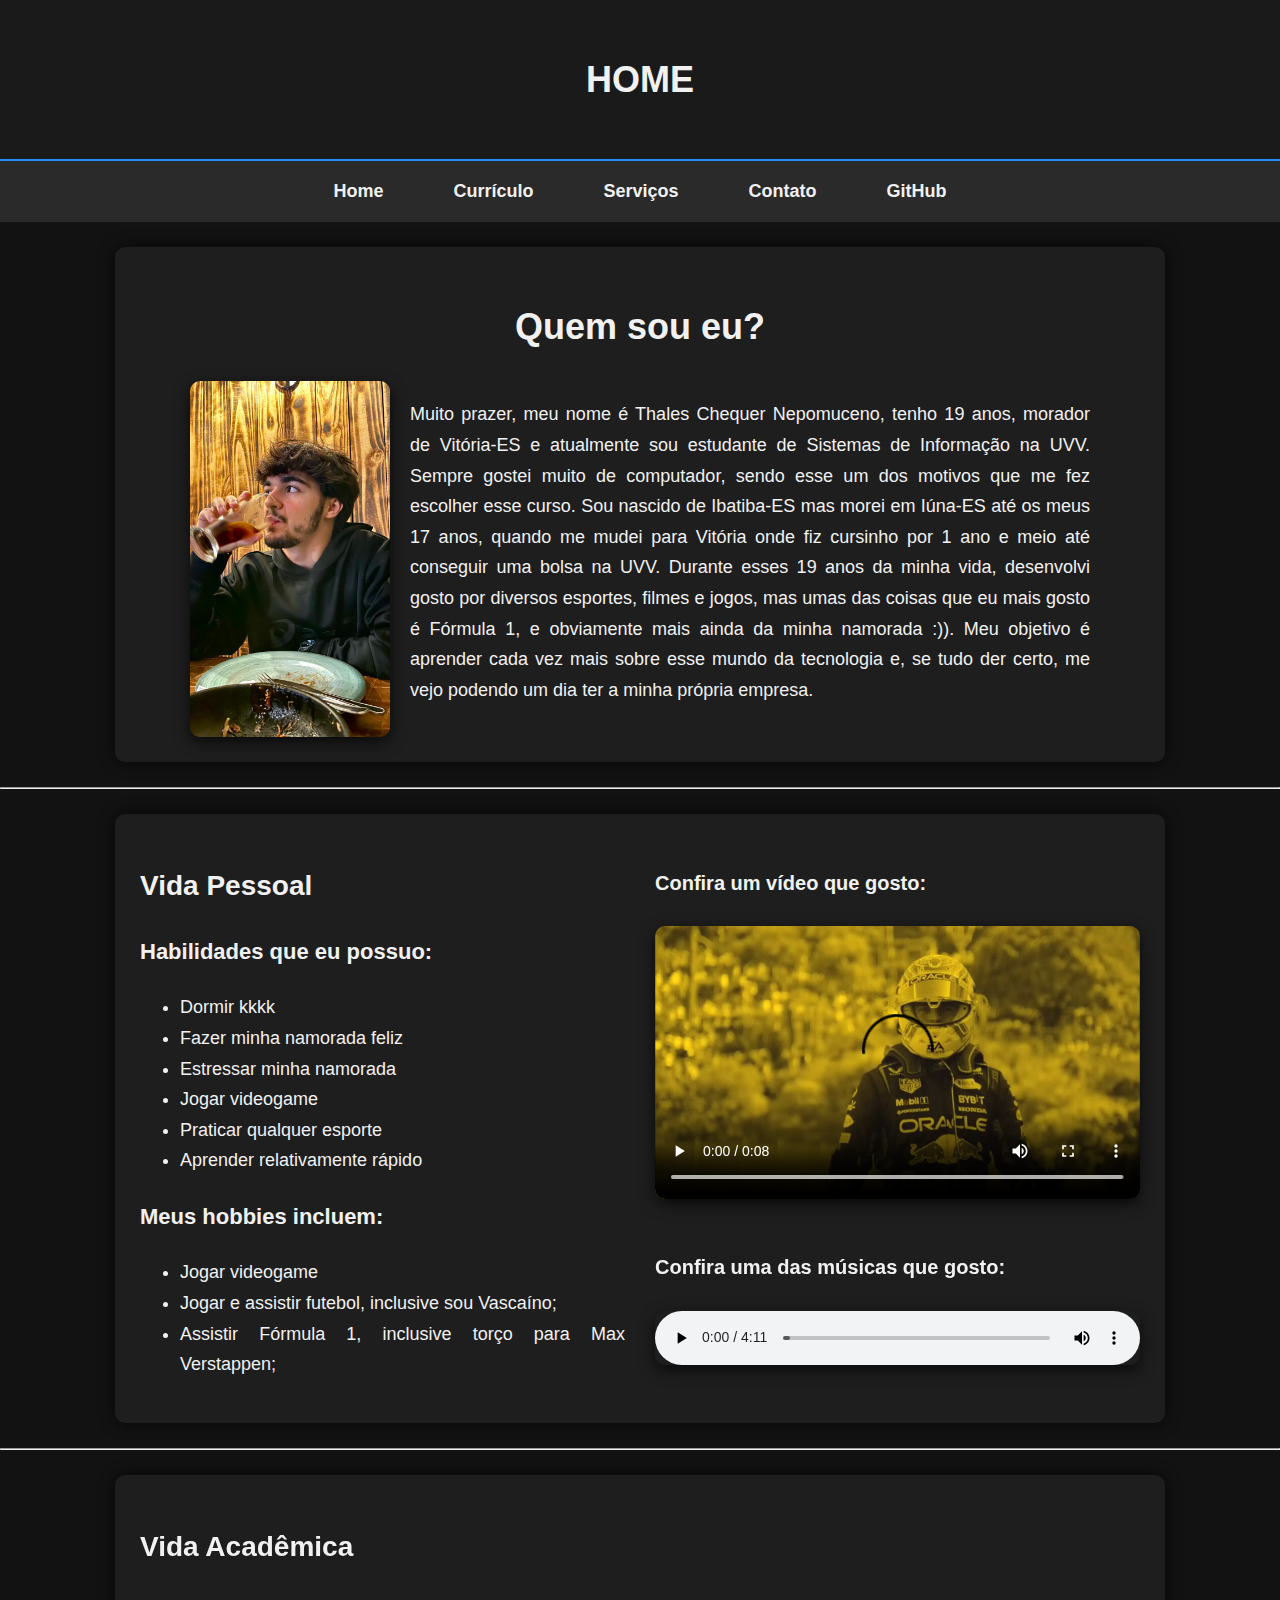
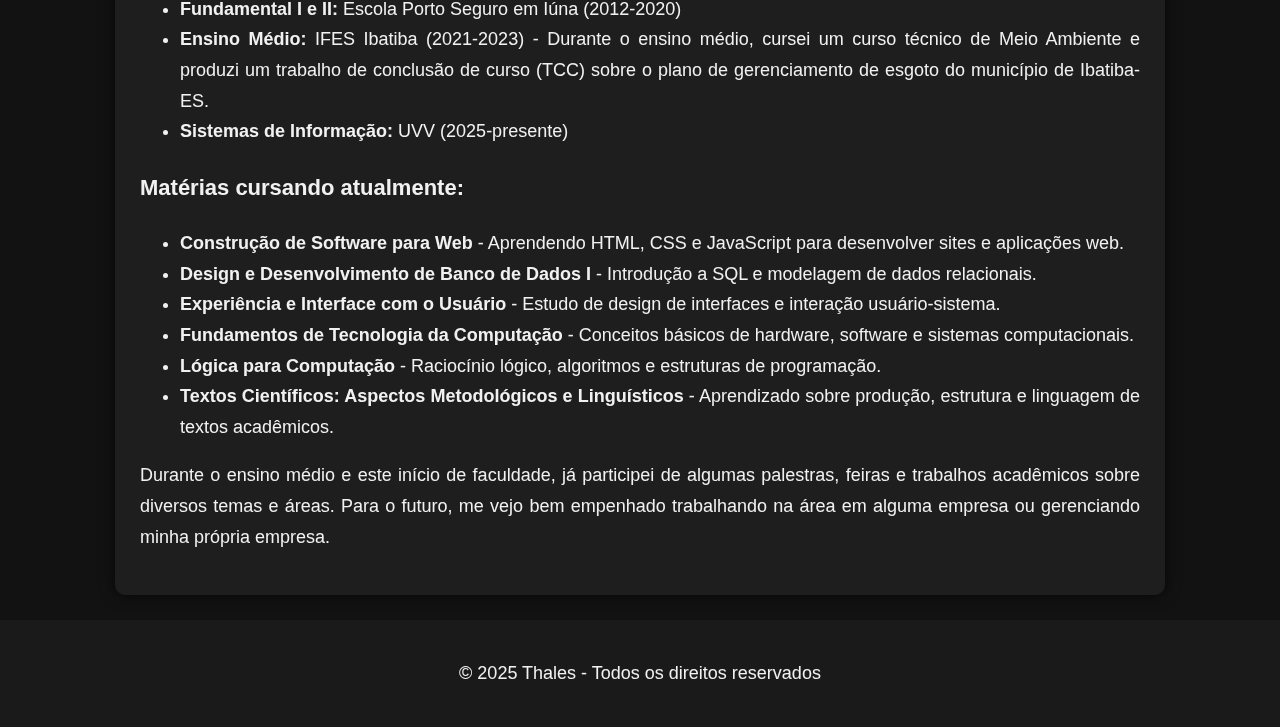
<file: index.html>
<!DOCTYPE html>
<html lang="pt-br">
<head>
    <meta charset="UTF-8">
    <meta name="viewport" content="width=device-width, initial-scale=1.0">
    <link rel="shortcut icon" href="./midia/fotos/favoicon.png">
    <link rel="stylesheet" href="style.css">
    <title>Home</title>
</head>
<body>
    <!-- MENU -->
    <header>
        <h1>HOME</h1>
    </header>
    <nav>
    <ul>
        <li><a href="index.html">Home</a></li>
        <li><a href="curriculo.html">Currículo</a></li>
        <li><a href="serviços.html">Serviços</a></li>
        <li><a href="contato.html">Contato</a></li>
        <li><a href="github.html">GitHub</a></li>
    </ul>
    </nav>

    <!-- SEÇÃO HERO / FOTO E RESUMO -->
    <!-- SEÇÃO HERO / FOTO E RESUMO -->
<section id="sobre">
    <h1>Quem sou eu?</h1>
    <div class="sobre-container">
        <img src="midia/fotos/Fotominha1.jpg" alt="Foto minha" width="200">
        <div class="sobre-direita">
            <p>Muito prazer, meu nome é Thales Chequer Nepomuceno, tenho 19 anos, morador de Vitória-ES e atualmente sou estudante de Sistemas de Informação na UVV. Sempre gostei muito de computador, sendo esse um dos motivos que me fez escolher esse curso. Sou nascido de Ibatiba-ES mas morei em Iúna-ES até os meus 17 anos, quando me mudei para Vitória onde fiz cursinho por 1 ano e meio até conseguir uma bolsa na UVV. Durante esses 19 anos da minha vida, desenvolvi gosto por diversos esportes, filmes e jogos, mas umas das coisas que eu mais gosto é Fórmula 1, e obviamente mais ainda da minha namorada :)). Meu objetivo é aprender cada vez mais sobre esse mundo da tecnologia e, se tudo der certo, me vejo podendo um dia ter a minha própria empresa.</p>
        </div>
    </div>
</section>

<hr>

    <!-- SEÇÃO HOBBIES / VIDA PESSOAL -->
    <section id="hobbies">
    <div class="hobbies-container">
        <!-- Lado esquerdo: textos -->
        <div class="hobbies-texto">
            <h2>Vida Pessoal</h2>
            <h3>Habilidades que eu possuo:</h3>
            <ul>
                <li>Dormir kkkk</li>
                <li>Fazer minha namorada feliz</li>
                <li>Estressar minha namorada</li>
                <li>Jogar videogame</li>
                <li>Praticar qualquer esporte</li>
                <li>Aprender relativamente rápido</li>
            </ul>

            <h3>Meus hobbies incluem:</h3>
            <ul>
                <li>Jogar videogame</li>
                <li>Jogar e assistir futebol, inclusive sou Vascaíno;</li>
                <li>Assistir Fórmula 1, inclusive torço para Max Verstappen;</li>
            </ul>
        </div>

        <!-- Lado direito: vídeo e música -->
        <div class="hobbies-midia">
            <div class="midia-item">
                <h4>Confira um vídeo que gosto:</h4>
                <video controls>
                    <source src="./midia/audios e videos/Max Verstappen meme (4K) - yeet (480p, h264, youtube).mp4" type="video/mp4">
                </video>
            </div>

            <div class="midia-item">
                <h4>Confira uma das músicas que gosto:</h4>
                <audio controls>
                    <source src="./midia/audios e videos/Masterplan - When Love Comes Close (LegendaPT) - Thiago Aragão (youtube).mp3" type="audio/mp3">
                </audio>
            </div>
        </div>
    </div>
    </section>

<hr>

    <!-- SEÇÃO ACADÊMICA -->
    <section id="academico">
        <h2>Vida Acadêmica</h2>
        <ul>
            <li><strong>Fundamental I e II:</strong> Escola Porto Seguro em Iúna (2012-2020)</li>
            <li><strong>Ensino Médio:</strong> IFES Ibatiba (2021-2023) - Durante o ensino médio, cursei um curso técnico de Meio Ambiente e produzi um trabalho de conclusão de curso (TCC) sobre o plano de gerenciamento de esgoto do município de Ibatiba-ES.</li>
            <li><strong>Sistemas de Informação:</strong> UVV (2025-presente)</li>
        </ul>

        <h3>Matérias cursando atualmente:</h3>
        <ul>
            <li><strong>Construção de Software para Web</strong> - Aprendendo HTML, CSS e JavaScript para desenvolver sites e aplicações web.</li>
            <li><strong>Design e Desenvolvimento de Banco de Dados I</strong> - Introdução a SQL e modelagem de dados relacionais.</li>
            <li><strong>Experiência e Interface com o Usuário</strong> - Estudo de design de interfaces e interação usuário-sistema.</li>
            <li><strong>Fundamentos de Tecnologia da Computação</strong> - Conceitos básicos de hardware, software e sistemas computacionais.</li>
            <li><strong>Lógica para Computação</strong> - Raciocínio lógico, algoritmos e estruturas de programação.</li>
            <li><strong>Textos Científicos: Aspectos Metodológicos e Linguísticos</strong> - Aprendizado sobre produção, estrutura e linguagem de textos acadêmicos.</li>
        </ul>

        <p>Durante o ensino médio e este início de faculdade, já participei de algumas palestras, feiras e trabalhos acadêmicos sobre diversos temas e áreas. Para o futuro, me vejo bem empenhado trabalhando na área em alguma empresa ou gerenciando minha própria empresa.</p>
    </section>

    <!-- RODAPÉ -->
    <footer>
        <p>© 2025 Thales - Todos os direitos reservados</p>
    </footer>

</body>
</html>
</file>
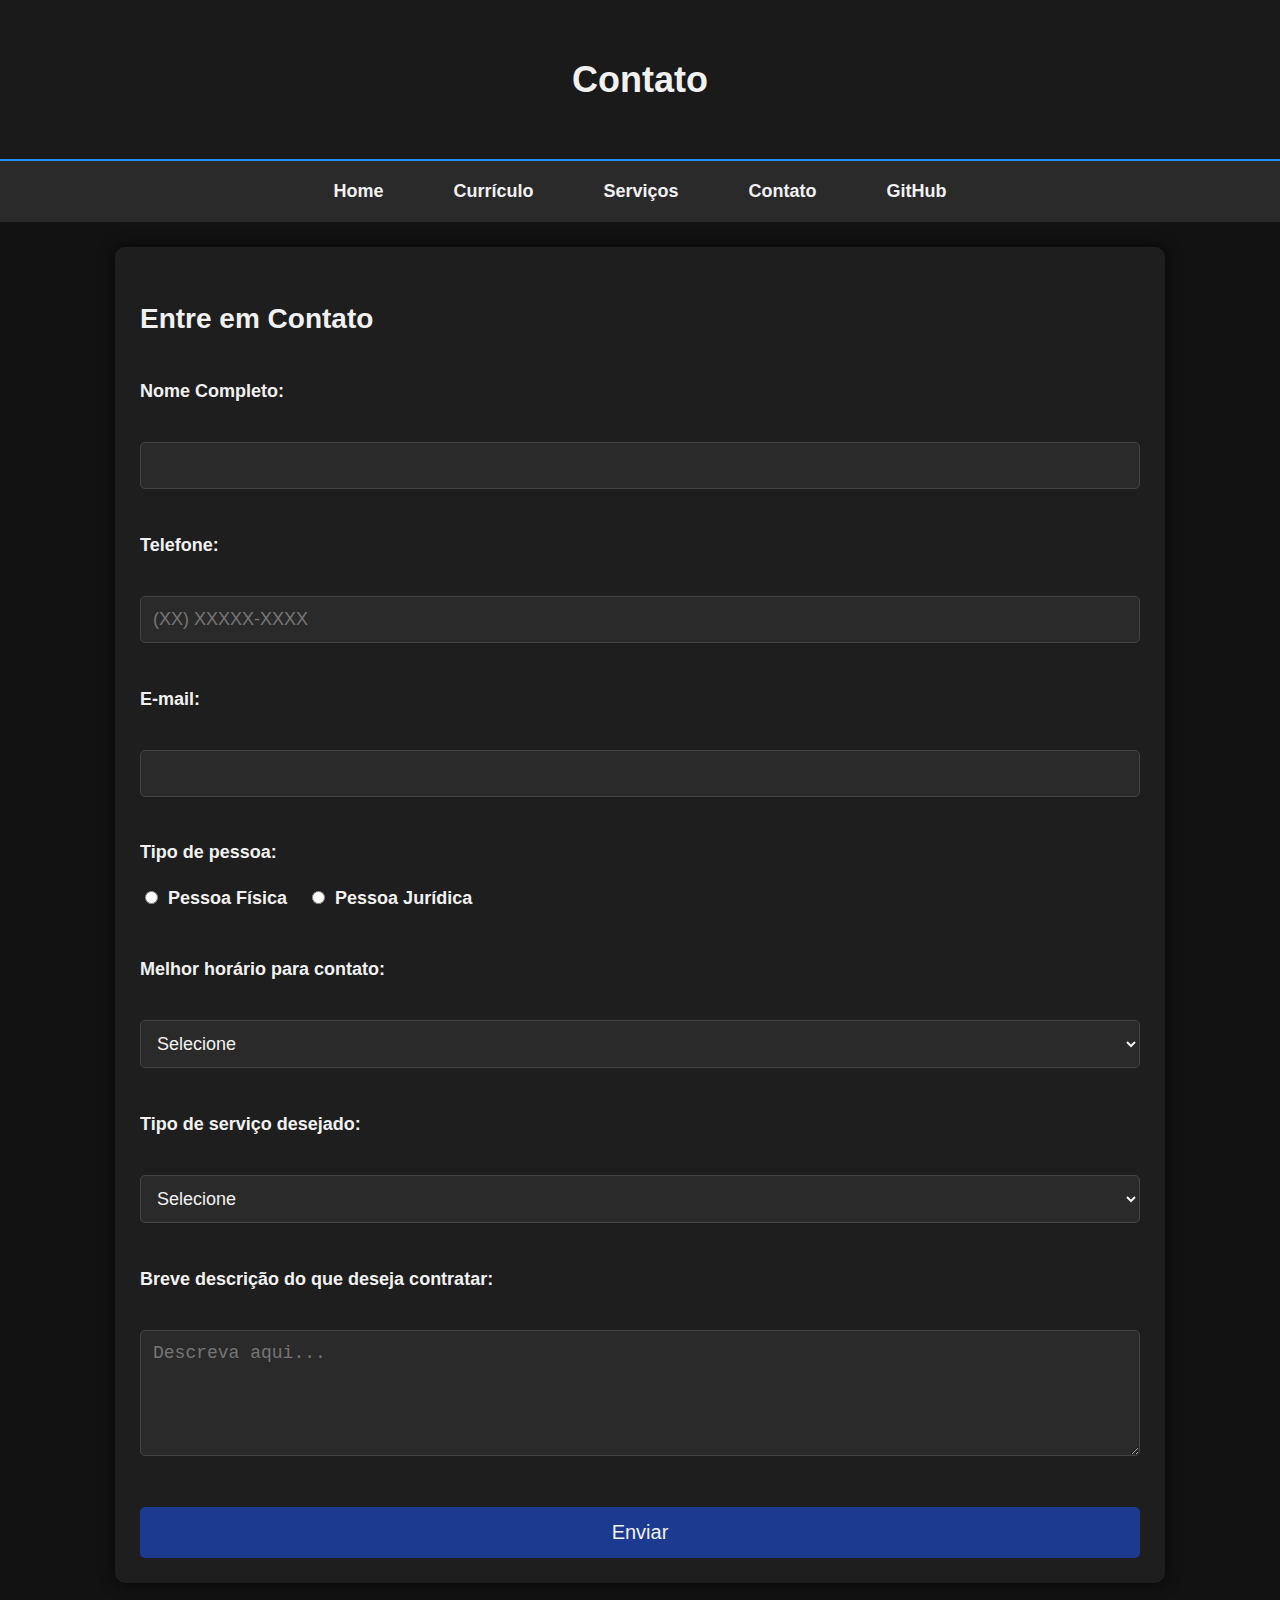
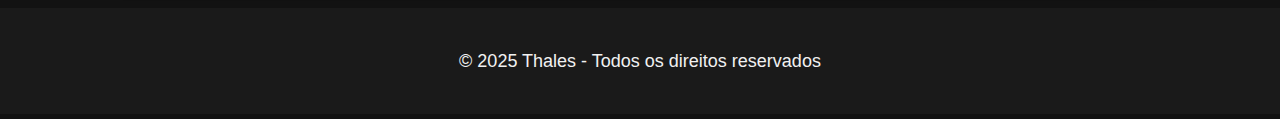
<file: contato.html>
<!DOCTYPE html>
<html lang="pt-br">
<head>
    <meta charset="UTF-8">
    <meta name="viewport" content="width=device-width, initial-scale=1.0">
    <link rel="shortcut icon" href="./midia/fotos/favoicon.png">
    <link rel="stylesheet" href="style.css">
    <title>Contato</title>
</head>
<body>
    <!-- MENU -->
    <header>
        <h1>Contato</h1>
    </header>
    <nav>
        <ul>
            <li><a href="index.html">Home</a></li>
            <li><a href="curriculo.html">Currículo</a></li>
            <li><a href="serviços.html">Serviços</a></li>
            <li><a href="contato.html">Contato</a></li>
            <li><a href="github.html">GitHub</a></li>
        </ul>
    </nav>

    <!-- SEÇÃO CONTATO / FORMULÁRIO -->
    <section id="contato">
        <h2>Entre em Contato</h2>
        <form action="#" method="post">
            <!-- Nome -->
            <label for="nome">Nome Completo:</label>

            <br>

            <input type="text" id="nome" name="nome" required>
            
            <br>

            <!-- Telefone -->
            <label for="telefone">Telefone:</label>
            
            <br>

            <input type="tel" id="telefone" name="telefone" placeholder="(XX) XXXXX-XXXX" required>
            
            <br>

            <!-- E-mail -->
            <label for="email">E-mail:</label>
            
            <br>

            <input type="email" id="email" name="email" required>
            
            <br>

            <!-- Pessoa física ou jurídica -->
            <label>Tipo de pessoa:</label>
        <div class="radio-group">
            <label><input type="radio" name="tipo" value="fisica"> Pessoa Física</label>
            <label><input type="radio" name="tipo" value="juridica"> Pessoa Jurídica</label>
        </div>

            <br>

            <!-- Melhor horário de contato -->
            <label for="horario">Melhor horário para contato:</label>
            
            <br>

            <select id="horario" name="horario" required>
                <option value="">Selecione</option>
                <option value="manha">Manhã</option>
                <option value="tarde">Tarde</option>
                <option value="noite">Noite</option>
            </select>
            
            <br>

            <!-- Tipo de serviço -->
            <label for="servico">Tipo de serviço desejado:</label>
            
            <br>

            <select id="servico" name="servico" required>
                <option value="">Selecione</option>
                <option value="estatica">Página Estática</option>
                <option value="dinamica">Página Dinâmica</option>
                <option value="avancada">Página Super Avançada</option>
            </select>
            
            <br>

            <!-- Descrição -->
            <label for="descricao">Breve descrição do que deseja contratar:</label>
            
            <br>
            
            <textarea id="descricao" name="descricao" rows="5" cols="50" placeholder="Descreva aqui..." required></textarea>
            
            <br>

            <!-- Enviar -->
            <input type="submit" value="Enviar">
        </form>
    </section>

    <!-- RODAPÉ -->
    <footer>
        <p>© 2025 Thales - Todos os direitos reservados</p>
    </footer>
</body>
</html>
</file>
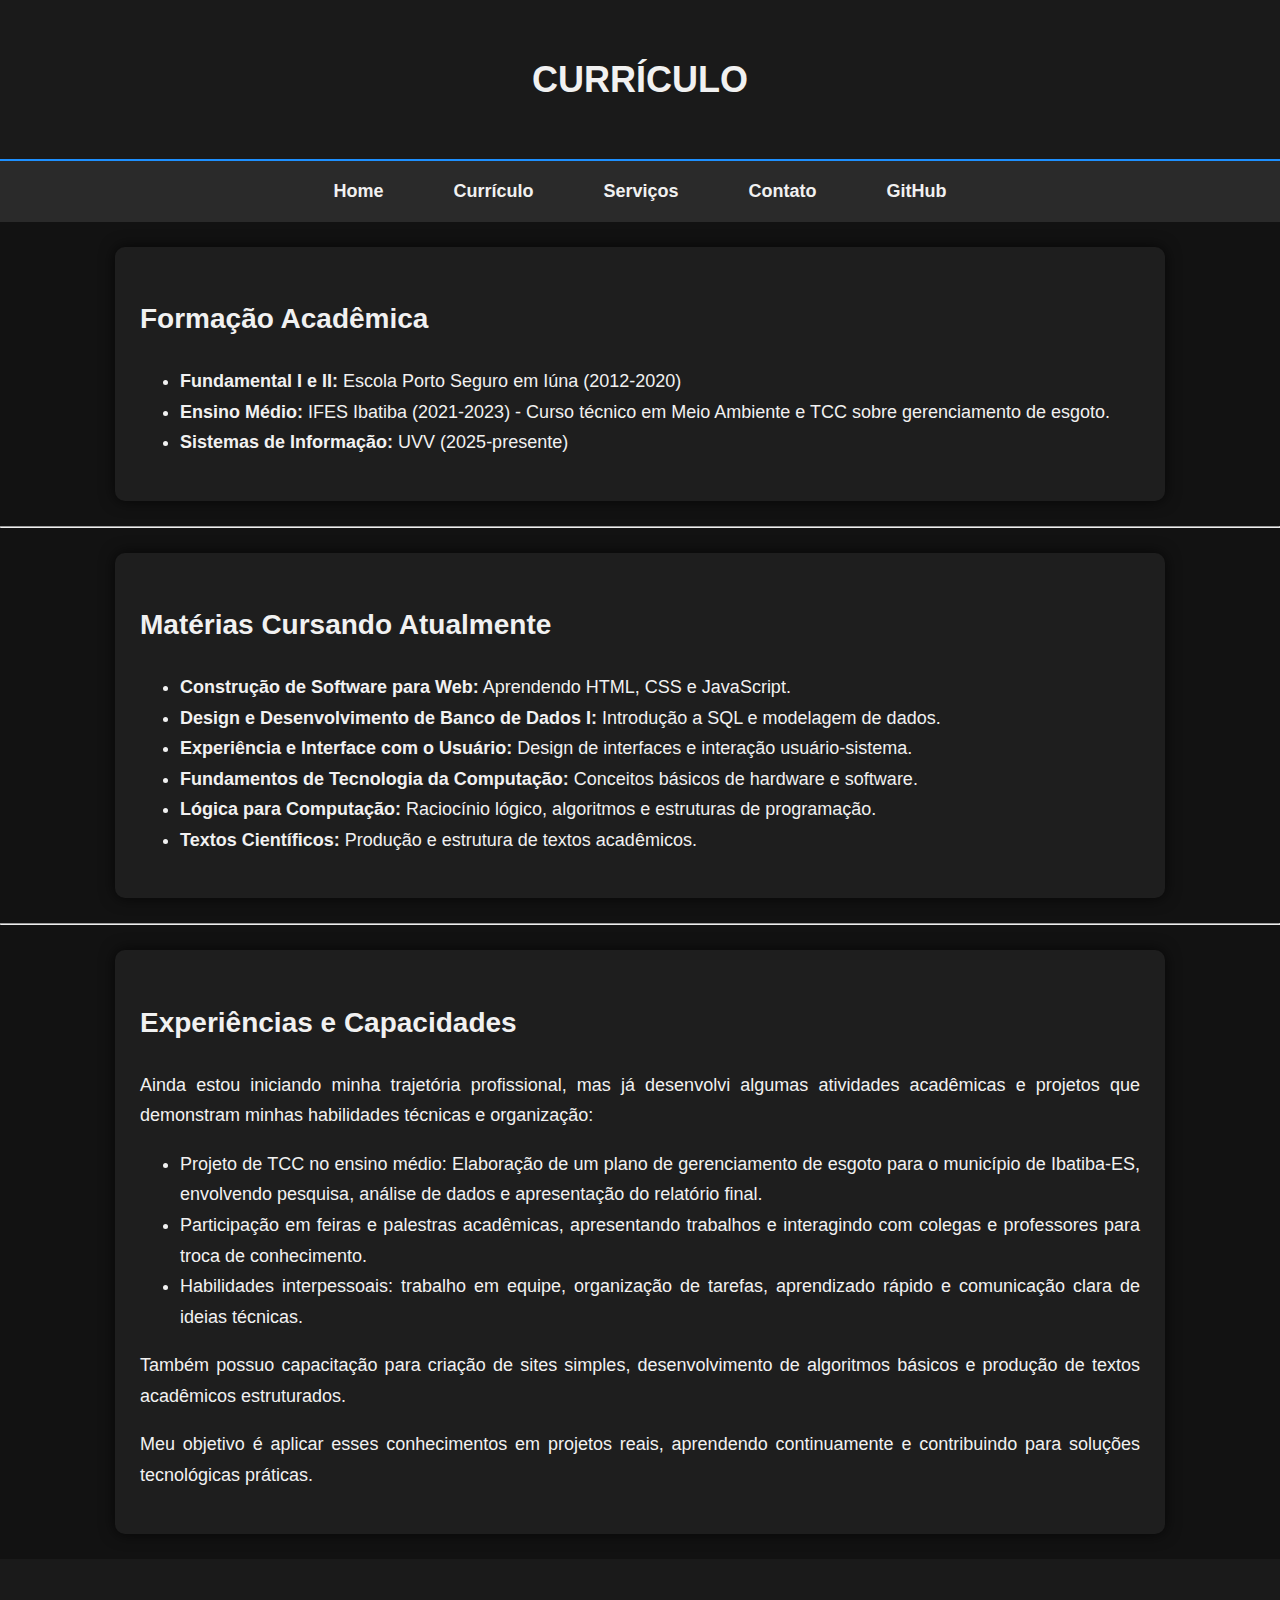
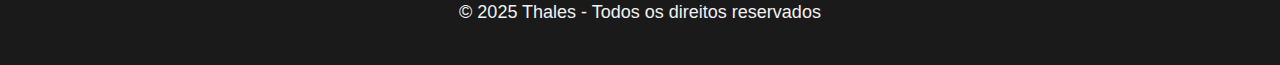
<file: curriculo.html>
<!DOCTYPE html>
<html lang="pt-br">
<head>
    <meta charset="UTF-8">
    <meta name="viewport" content="width=device-width, initial-scale=1.0">
    <link rel="shortcut icon" href="./midia/fotos/favoicon.png">
    <link rel="stylesheet" href="style.css">
    <title>Currículo</title>
</head>
<body>
    <!-- MENU -->
    <header>
        <h1>CURRÍCULO</h1>
    </header>
   <nav>
    <ul>
        <li><a href="index.html">Home</a></li>
        <li><a href="curriculo.html">Currículo</a></li>
        <li><a href="serviços.html">Serviços</a></li>
        <li><a href="contato.html">Contato</a></li>
        <li><a href="github.html">GitHub</a></li>
    </ul>
    </nav>

    <!-- SEÇÃO FORMAÇÃO -->
    <section id="formacao">
        <h2>Formação Acadêmica</h2>
        <ul>
            <li><strong>Fundamental I e II:</strong> Escola Porto Seguro em Iúna (2012-2020)</li>
            <li><strong>Ensino Médio:</strong> IFES Ibatiba (2021-2023) - Curso técnico em Meio Ambiente e TCC sobre gerenciamento de esgoto.</li>
            <li><strong>Sistemas de Informação:</strong> UVV (2025-presente)</li>
        </ul>
    </section>

    <hr>

    <!-- SEÇÃO MATÉRIAS -->
    <section id="materias">
        <h2>Matérias Cursando Atualmente</h2>
        <ul>
            <li><strong>Construção de Software para Web:</strong> Aprendendo HTML, CSS e JavaScript.</li>
            <li><strong>Design e Desenvolvimento de Banco de Dados I:</strong> Introdução a SQL e modelagem de dados.</li>
            <li><strong>Experiência e Interface com o Usuário:</strong> Design de interfaces e interação usuário-sistema.</li>
            <li><strong>Fundamentos de Tecnologia da Computação:</strong> Conceitos básicos de hardware e software.</li>
            <li><strong>Lógica para Computação:</strong> Raciocínio lógico, algoritmos e estruturas de programação.</li>
            <li><strong>Textos Científicos:</strong> Produção e estrutura de textos acadêmicos.</li>
        </ul>
    </section>

    <hr>

    <!-- SEÇÃO EXPERIÊNCIAS / TRABALHOS -->
    <section id="experiencias">
        <h2>Experiências e Capacidades</h2>
        <p>Ainda estou iniciando minha trajetória profissional, mas já desenvolvi algumas atividades acadêmicas e projetos que demonstram minhas habilidades técnicas e organização:</p>
        <ul>
            <li>Projeto de TCC no ensino médio: Elaboração de um plano de gerenciamento de esgoto para o município de Ibatiba-ES, envolvendo pesquisa, análise de dados e apresentação do relatório final.</li>
            <li>Participação em feiras e palestras acadêmicas, apresentando trabalhos e interagindo com colegas e professores para troca de conhecimento.</li>
            <li>Habilidades interpessoais: trabalho em equipe, organização de tarefas, aprendizado rápido e comunicação clara de ideias técnicas.</li>
        </ul>
        <p>Também possuo capacitação para criação de sites simples, desenvolvimento de algoritmos básicos e produção de textos acadêmicos estruturados.</p>
        <p>Meu objetivo é aplicar esses conhecimentos em projetos reais, aprendendo continuamente e contribuindo para soluções tecnológicas práticas.</p>
    </section>

    <!-- RODAPÉ -->
    <footer>
        <p>© 2025 Thales - Todos os direitos reservados</p>
    </footer>

</body>
</html>
</file>
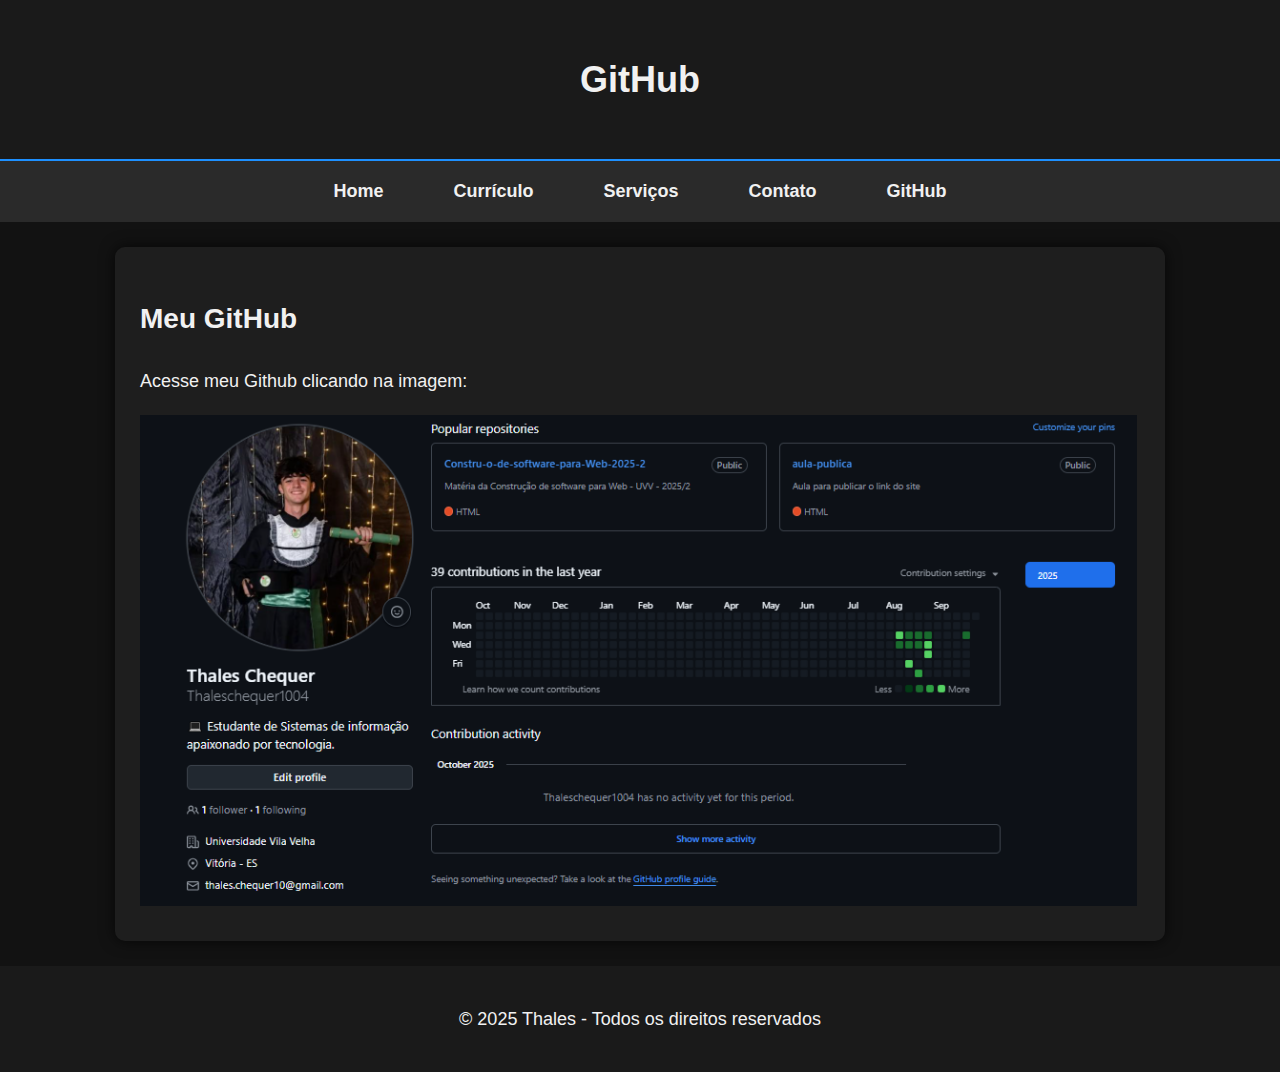
<file: github.html>
<!DOCTYPE html>
<html lang="pt-br">
<head>
    <meta charset="UTF-8">
    <meta name="viewport" content="width=device-width, initial-scale=1.0">
    <link rel="shortcut icon" href="./midia/fotos/favoicon.png">
    <link rel="stylesheet" href="style.css">
    <title>GitHub</title>
</head>
<body>
    <!-- MENU -->
    <header>
        <h1>GitHub</h1>
    </header>
    <nav>
        <ul>
            <li><a href="index.html">Home</a></li>
            <li><a href="curriculo.html">Currículo</a></li>
            <li><a href="serviços.html">Serviços</a></li>
            <li><a href="contato.html">Contato</a></li>
            <li><a href="github.html">GitHub</a></li>
        </ul>
    </nav>

    <!-- SEÇÃO GITHUB -->
    <section id="github">
        <h2>Meu GitHub</h2>
        <p>Acesse meu Github clicando na imagem:</p>
        <a href="https://github.com/Thaleschequer1004" target="_blank">
            <img src="./midia/fotos/git.png" alt="Meu GitHub" width="997">
        </a>
    </section>

    <!-- RODAPÉ -->
    <footer>
        <p>© 2025 Thales - Todos os direitos reservados</p>
    </footer>
</body>
</html>
</file>
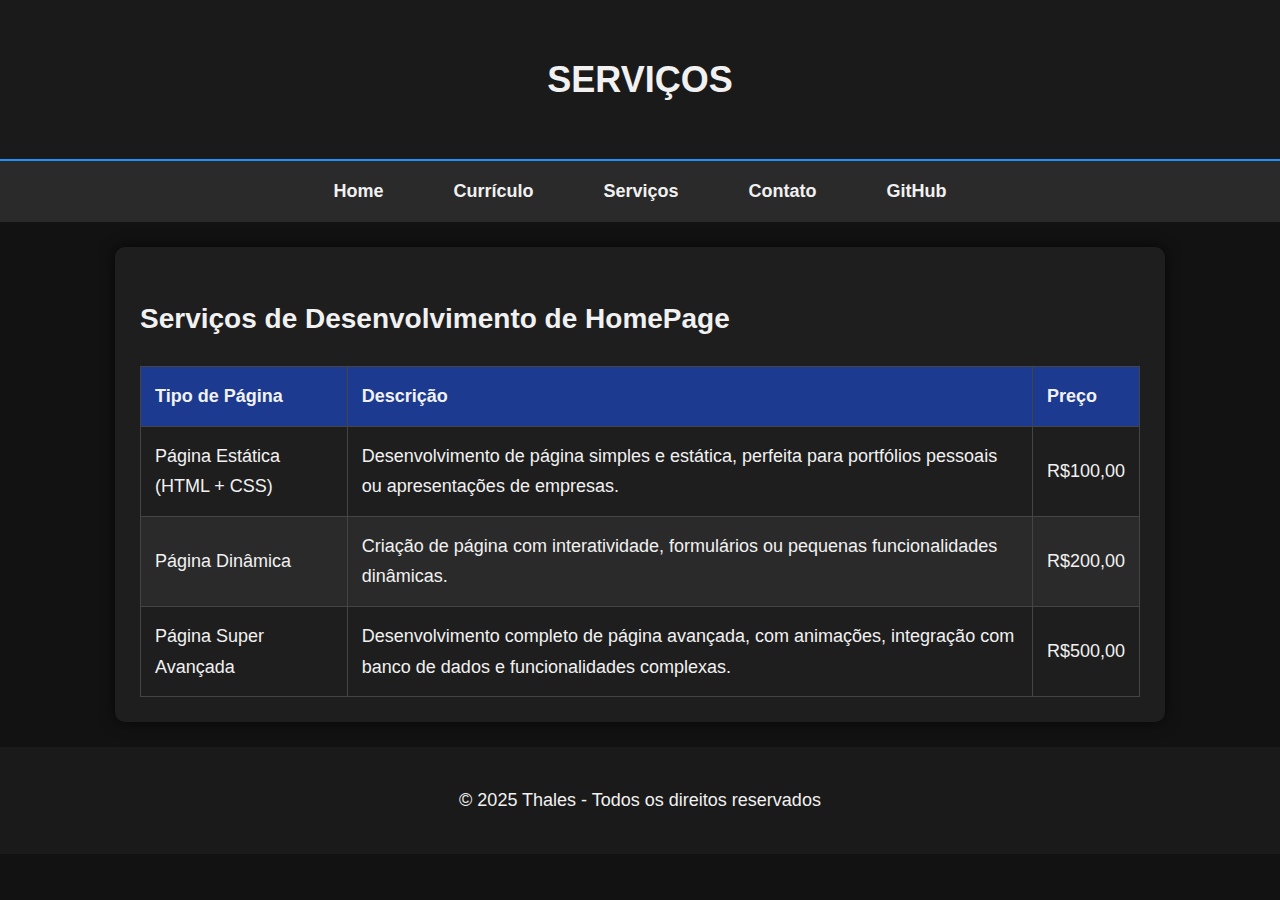
<file: serviços.html>
<!DOCTYPE html>
<html lang="pt-br">
<head>
    <meta charset="UTF-8">
    <meta name="viewport" content="width=device-width, initial-scale=1.0">
    <link rel="shortcut icon" href="./midia/fotos/favoicon.png">
    <link rel="stylesheet" href="style.css">
    <title>Serviços</title>
</head>
<body>
    <!-- MENU -->
    <header>
        <h1>SERVIÇOS</h1>
    </header>
    <nav>
    <ul>
        <li><a href="index.html">Home</a></li>
        <li><a href="curriculo.html">Currículo</a></li>
        <li><a href="serviços.html">Serviços</a></li>
        <li><a href="contato.html">Contato</a></li>
        <li><a href="github.html">GitHub</a></li>
    </ul>
    </nav>


    <!-- SEÇÃO SERVIÇOS -->
    <section id="servicos">
        <h2>Serviços de Desenvolvimento de HomePage</h2>
        <table border="1" cellpadding="10">
    <thead>
        <tr>
            <th>Tipo de Página</th>
            <th>Descrição</th>
            <th>Preço</th>
        </tr>
    </thead>
    <tbody>
        <tr onclick="location.href='contato.html'" style="cursor:pointer;">
            <td>Página Estática (HTML + CSS)</td>
            <td>Desenvolvimento de página simples e estática, perfeita para portfólios pessoais ou apresentações de empresas.</td>
            <td>R$100,00</td>
        </tr>
        <tr onclick="location.href='contato.html'" style="cursor:pointer;">
            <td>Página Dinâmica</td>
            <td>Criação de página com interatividade, formulários ou pequenas funcionalidades dinâmicas.</td>
            <td>R$200,00</td>
        </tr>
        <tr onclick="location.href='contato.html'" style="cursor:pointer;">
            <td>Página Super Avançada</td>
            <td>Desenvolvimento completo de página avançada, com animações, integração com banco de dados e funcionalidades complexas.</td>
            <td>R$500,00</td>
        </tr>
    </tbody>
</table>

    </section>

    <!-- RODAPÉ -->
    <footer>
        <p>© 2025 Thales - Todos os direitos reservados</p>
    </footer>
</body>
</html>
</file>
<file: style.css>
/* ========================
   ESTILO GLOBAL
======================== */
body {
    font-family: Arial, sans-serif;
    margin: 0;
    padding: 0;
    line-height: 1.7;
    background-color: #121212;
    color: #f1f1f1;
    font-size: 18px;
    text-align: justify; /* deixa todos os textos justificados */
}

h1 { font-size: 36px; text-align: center; }
h2 { font-size: 28px; }
h3 { font-size: 22px; }
h4 { font-size: 20px; }

a {
    text-decoration: none;
    color: #1e90ff;
    transition: color 0.3s;
}

a:hover { color: #63b3ed; }

/* ========================
   MENU / NAV
======================== */
nav {
    background-color: #2a2a2a;
}

nav ul {
    list-style: none;
    display: flex;
    justify-content: center;
    margin: 0;
    padding: 0;
}

nav ul li { margin: 0 15px; }

nav ul li a {
    color: #f1f1f1;
    font-weight: bold;
    padding: 15px 20px;
    display: block;
    border-radius: 5px;
    transition: background-color 0.3s, color 0.3s;
    font-size: 18px;
}

nav ul li a:hover {
    background-color: #1b3a90;
    color: #f1f1f1;
}

/* ========================
   HEADER
======================== */
header {
    text-align: center;
    padding: 25px 0;
    background-color: #1a1a1a;
    border-bottom: 2px solid #1e90ff;
}

/* ========================
   SEÇÃO SOBRE - FOTO E TEXTO
======================== */
.sobre-container {
    display: flex;
    flex-wrap: wrap;
    gap: 20px;
    max-width: 900px;
    margin: 0 auto;
    align-items: flex-start;
}

.sobre-container img {
    border-radius: 10px;
    width: 200px;
    flex-shrink: 0;
    box-shadow: 0 5px 15px rgba(0,0,0,0.7);
    transition: transform 0.3s;
}

.sobre-container img:hover { transform: scale(1.05); }

.sobre-direita {
    flex: 1;
    min-width: 250px;
    display: flex;
    flex-direction: column;
    gap: 15px;
    order: 1;
    text-align: justify; /* texto justificado */
}

.sobre-container img:first-child { order: 0; }

.sobre-texto p { margin-bottom: 12px; }

/* ========================
   SEÇÕES
======================== */
section {
    max-width: 1000px;
    margin: 25px auto;
    padding: 25px;
    background-color: #1e1e1e;
    border-radius: 10px;
    box-shadow: 0 0 15px rgba(0,0,0,0.7);
    font-size: 18px;
    text-align: justify;
}

/* ========================
   CARDS / SERVIÇOS
======================== */
.card, .servico-card {
    background-color: #2a2a2a;
    padding: 18px;
    margin-bottom: 15px;
    border-left: 5px solid #1b3a90;
    border-radius: 5px;
    transition: transform 0.3s, box-shadow 0.3s;
    font-size: 18px;
    text-align: justify;
}

.card:hover, .servico-card:hover {
    transform: translateY(-5px);
    box-shadow: 0 10px 20px rgba(0,0,0,0.8);
}

/* ========================
   TABELA DE SERVIÇOS
======================== */
table {
    width: 100%;
    border-collapse: collapse;
    margin-top: 10px;
    font-size: 18px;
}

table th, table td {
    border: 1px solid #444;
    padding: 14px;
    text-align: left;
}

table th { background-color: #1b3a90; color: #f1f1f1; }

table tr:nth-child(even) { background-color: #2a2a2a; }
table tr:nth-child(odd) { background-color: #1e1e1e; }

table tr:hover { background-color: #1e90ff; color: #121212; }
table tr { cursor: pointer; }

/* ========================
   FORMULÁRIO DE CONTATO
======================== */
form { display: flex; flex-direction: column; font-size: 18px; }

form label { margin-top: 10px; font-weight: bold; }

form input[type="text"],
form input[type="email"],
form input[type="tel"],
form select,
form textarea {
    padding: 12px;
    margin-top: 5px;
    border-radius: 5px;
    border: 1px solid #444;
    font-size: 18px;
    background-color: #2a2a2a;
    color: #f1f1f1;
    transition: border-color 0.3s;
}

form input[type="text"]:focus,
form input[type="email"]:focus,
form input[type="tel"]:focus,
form select:focus,
form textarea:focus {
    border-color: #1e90ff;
    outline: none;
}

form input[type="submit"] {
    margin-top: 20px;
    padding: 14px;
    border: none;
    background-color: #1b3a90;
    color: #f1f1f1;
    font-size: 20px;
    border-radius: 5px;
    cursor: pointer;
    transition: background-color 0.3s;
}

form input[type="submit"]:hover { background-color: #1e90ff; }

/* ========================
   FORMULÁRIO - RADIO HORIZONTAL
======================== */
.radio-group {
    display: flex;
    gap: 20px;
    align-items: center;
    margin-top: 5px;
}

.radio-group input[type="radio"] { margin-right: 5px; }

/* ========================
   HOBBIES / VIDA PESSOAL
======================== */
.hobbies-container {
    display: flex;
    gap: 30px;
    flex-wrap: wrap;
}

.hobbies-texto { flex: 1; min-width: 300px; text-align: justify; }
.hobbies-midia {
    flex: 1;
    display: flex;
    flex-direction: column;
    gap: 15px;
    min-width: 300px;
}

.hobbies-midia .midia-item video,
.hobbies-midia .midia-item audio {
    width: 100%;
    border-radius: 10px;
    box-shadow: 0 5px 15px rgba(0,0,0,0.7);
    transition: transform 0.3s;
}

.hobbies-midia .midia-item video:hover,
.hobbies-midia .midia-item audio:hover { transform: scale(1.03); }

/* ========================
   RODAPÉ
======================== */
footer {
    text-align: center;
    padding: 20px 0;
    background-color: #1a1a1a;
    color: #f1f1f1;
    margin-top: 20px;
}
</file>
